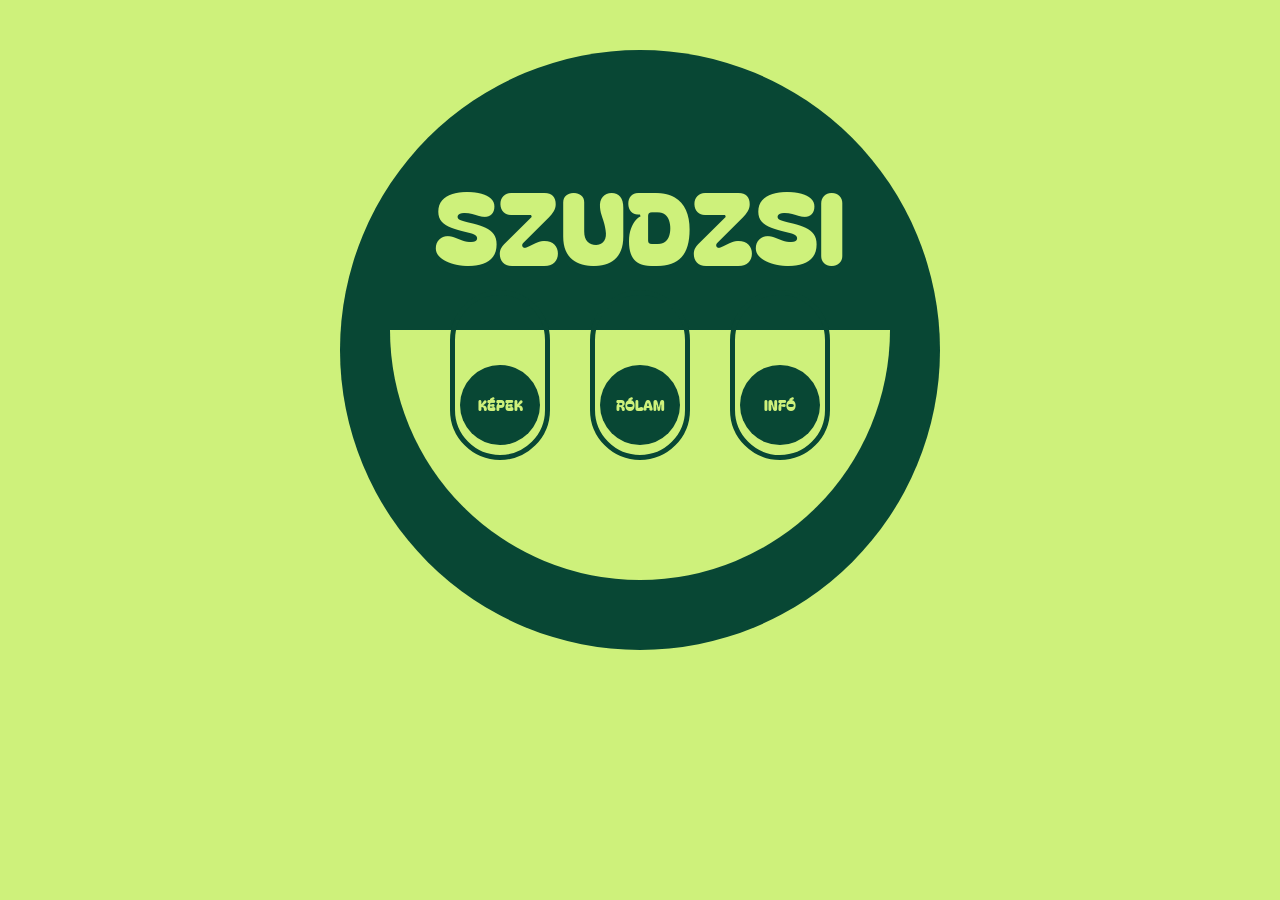
<file: index.html>
<!DOCTYPE html>
<html lang="hu">
<head>
    <meta charset="UTF-8">
    <meta name="viewport" content="width=device-width, initial-scale=1.0">
    <title>SZUDZSI</title>
    
    <link href="https://fonts.googleapis.com/css2?family=Bagel+Fat+One&display=swap" rel="stylesheet">
    
    <link rel="stylesheet" href="style.css">
</head>
<body>

    <div class="transition-overlay overlay-to-dark" id="overlay"></div>

    <div class="outer-circle">
        
        <div class="title">SZUDZSI</div>
        
        <div class="header-arc">
            
            <div class="button-container">
                <div class="button" onclick="pageTransition('kepek.html')">KÉPEK</div>
            </div>

            <div class="button-container">
                <div class="button" onclick="pageTransition('rolam.html')">RÓLAM</div>
            </div>

            <div class="button-container">
                <div class="button" onclick="pageTransition('info.html')">INFÓ</div>
            </div>
            
        </div>
    </div>

    <script>
        function pageTransition(url) {
            const overlay = document.getElementById('overlay');
            overlay.classList.add('active');
            setTimeout(() => {
                window.location.href = url;
            }, 800);
        }
    </script>

</body>
</html>
</file>
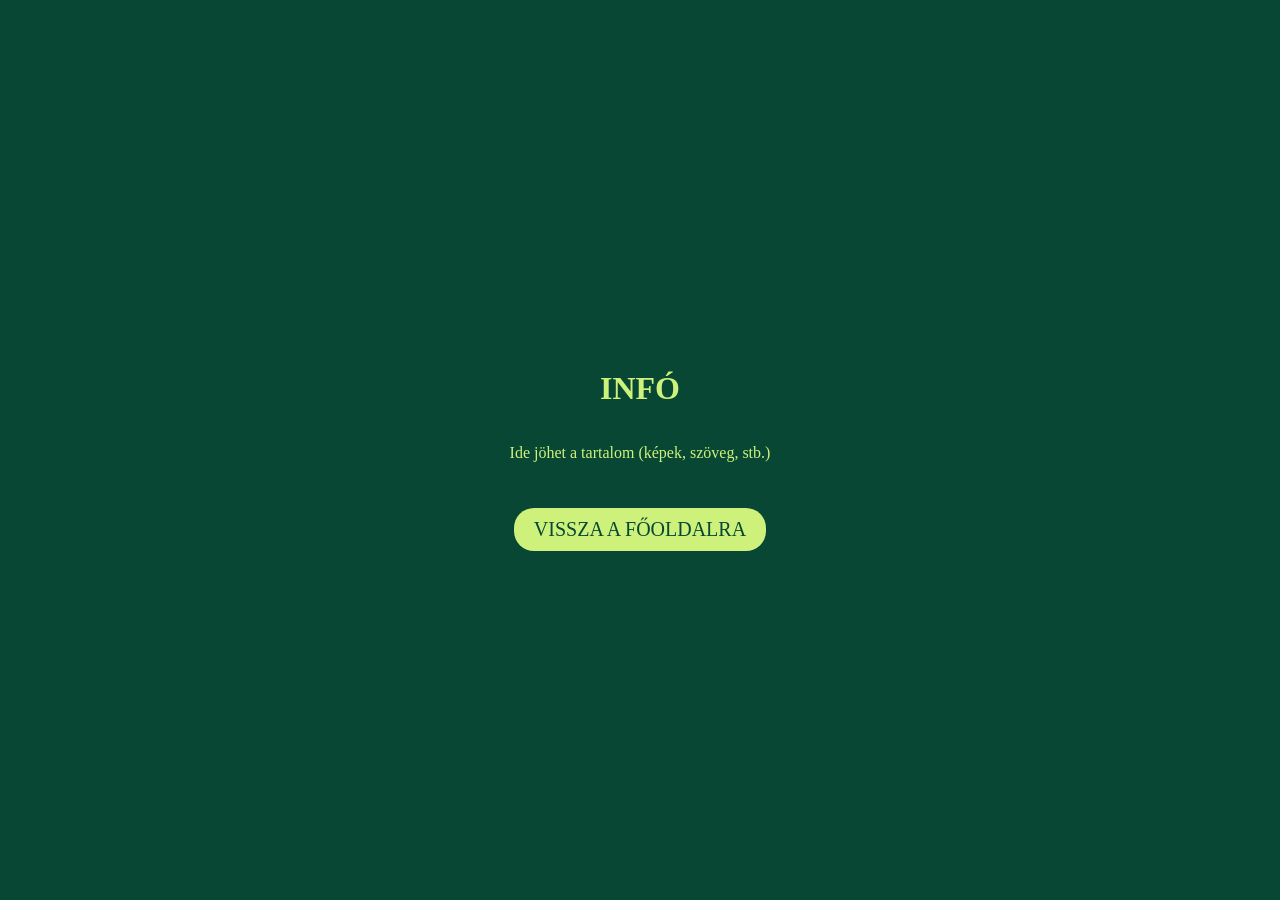
<file: infi.html>
<!DOCTYPE html>
<html lang="hu">
<head>
    <meta charset="UTF-8">
    <meta name="viewport" content="width=device-width, initial-scale=1.0">
    <title>SZUDZSI - Oldalnév</title>
    <style>
        body {
            background-color: #084734; /* Sötétzöld háttér az aloldalakon */
            color: #CEF17B;
            font-family: 'Bagel Fat One', cursive;
            display: flex;
            flex-direction: column;
            align-items: center;
            justify-content: center;
            height: 100vh;
            margin: 0;
        }
        
        /* Vissza gomb */
        .back-btn {
            margin-top: 30px;
            padding: 10px 20px;
            background-color: #CEF17B;
            color: #084734;
            border-radius: 20px;
            text-decoration: none;
            font-size: 20px;
            cursor: pointer;
        }
    </style>
</head>
<body>

    <h1>INFÓ</h1>
    <p>Ide jöhet a tartalom (képek, szöveg, stb.)</p>

    <a href="index.html" class="back-btn">VISSZA A FŐOLDALRA</a>

</body>
</html>
</file>
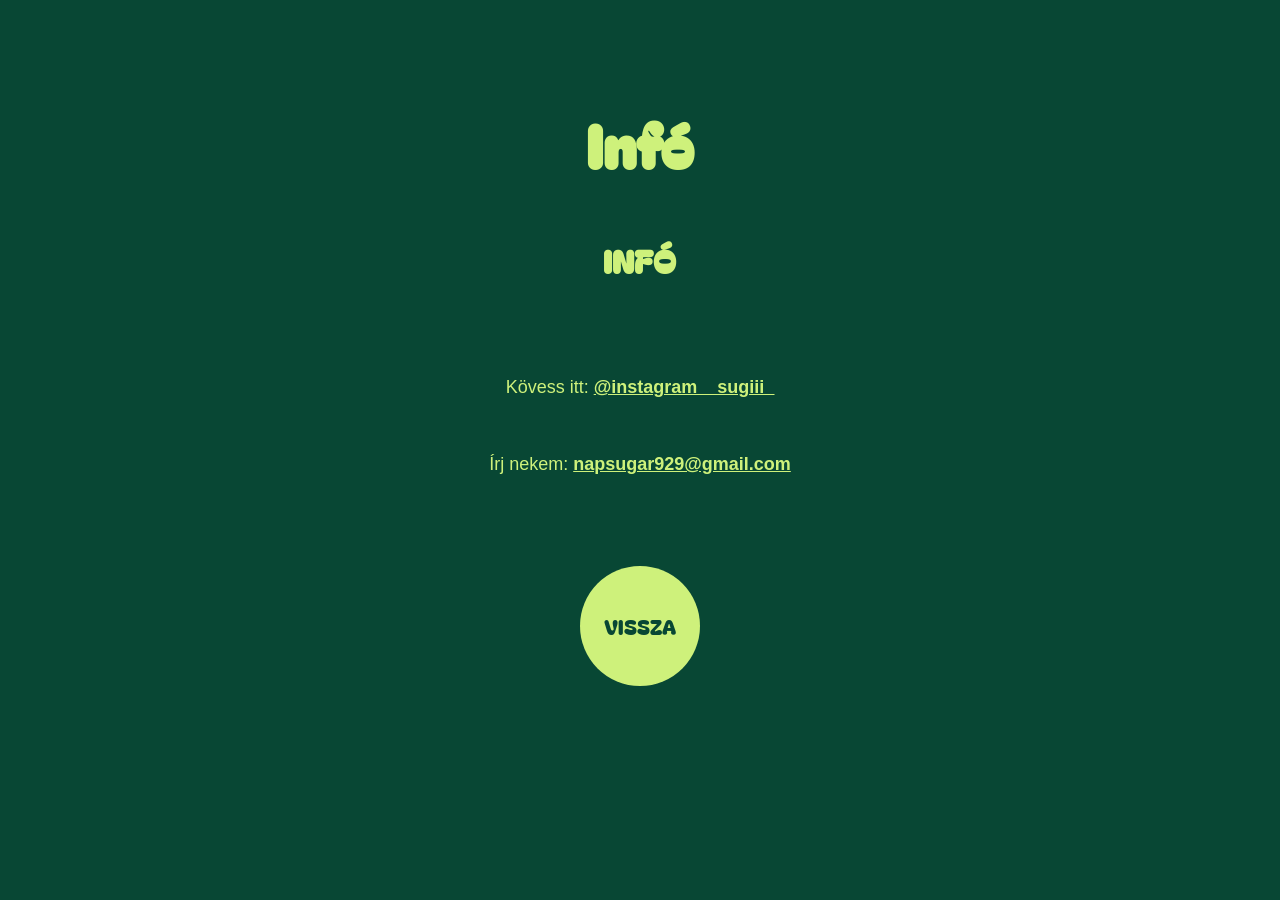
<file: info.html>
<!DOCTYPE html>
<html lang="hu">
<head>
    <meta charset="UTF-8">
    <meta name="viewport" content="width=device-width, initial-scale=1.0">
    <title>SZUDZSI - Infó</title>
    <link href="https://fonts.googleapis.com/css2?family=Bagel+Fat+One&display=swap" rel="stylesheet">
    <link rel="stylesheet" href="style.css">
</head>
<body class="dark-page"> 
    <div class="transition-overlay overlay-to-light" id="overlay"></div>

    <div style="text-align: center; margin-top: 50px;">
        <h1 style="color: #CEF17B; font-size: 60px;">Infó</h1>
        
        <h1>INFÓ</h1>

<div class="egyedi-szoveg">
    <p>Kövess itt: 
        <a href="https://www.instagram.com/_SUGIII_" target="_blank">@instagram__sugiii_</a>
    </p>
    
    <p>Írj nekem: 
        <a href="mailto:napsugar929@gmail.com">napsugar929@gmail.com</a>
    </p>
</div>

        <div class="back-btn-container">
            <button class="back-circle" onclick="pageTransition('index.html')">VISSZA</button>
        </div>
    </div>

    <script>
        function pageTransition(url) {
            const overlay = document.getElementById('overlay');
            overlay.classList.add('active');
            setTimeout(() => {
                window.location.href = url;
            }, 800);
        }
    </script>

</body>
</html>
</file>
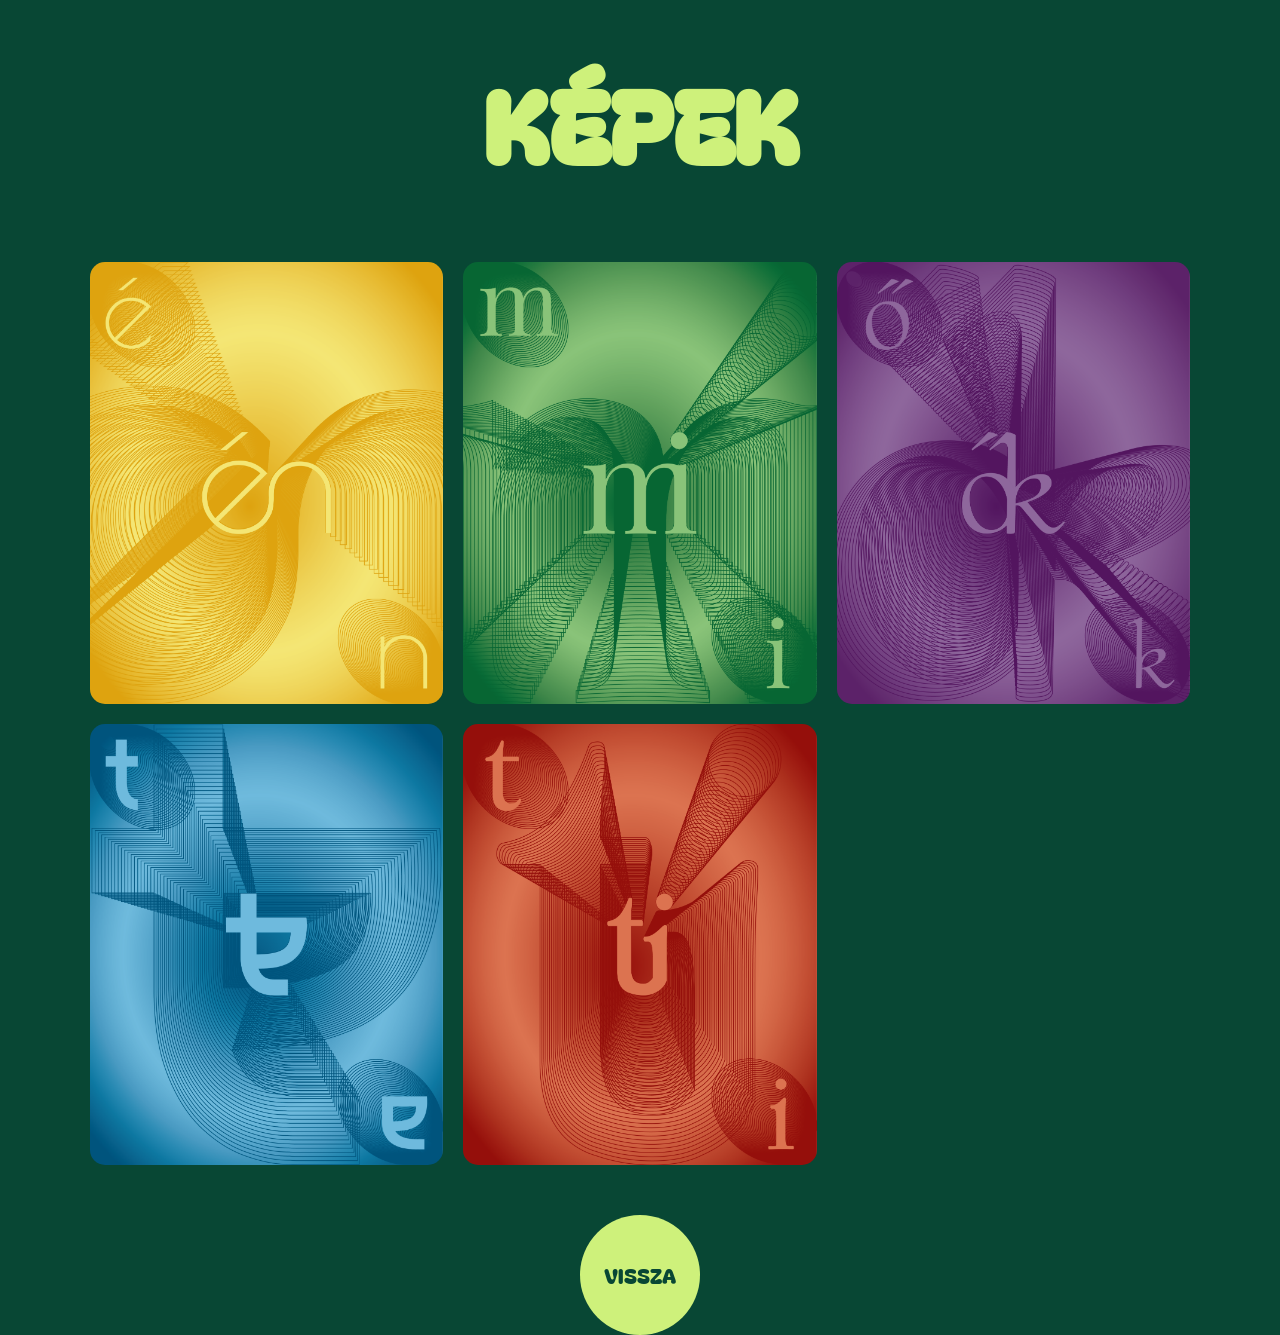
<file: kepek.html>
<!DOCTYPE html>
<html lang="hu">
<head>
    <meta charset="UTF-8">
    <meta name="viewport" content="width=device-width, initial-scale=1.0">
    <title>SZUDZSI | Képek</title>
    <link href="https://fonts.googleapis.com/css2?family=Bagel+Fat+One&family=Montserrat:wght@400;700&display=swap" rel="stylesheet">
    <link rel="stylesheet" href="style.css">
</head>
<body class="dark-page">

    <div class="content-wrapper">
        <h1 class="title">KÉPEK</h1>

        <div class="gallery-container">
            
            <div class="gallery-item">
                <img src="en.png" alt="Projekt 1">
                <div class="overlay">
                    <div class="overlay-text special-font">
                        <h3>Én</h3>
                        <p>Ligatúra plakát.</p>
                    </div>
                </div>
            </div>
            
        <div class="gallery-item">
                <img src="te.png" alt="Projekt 4">
                <div class="overlay">
                    <div class="overlay-text special-font">
                        <h3>Te</h3>
                        <p>Ligatúra plakát.</p>
                    </div>
                </div>
            </div>
            
            <div class="gallery-item">
                <img src="mi.png" alt="Projekt 2">
                <div class="overlay">
                    <div class="overlay-text special-font">
                        <h3>Mi</h3>
                        <p>Ligatúra plakát</p>
                    </div>
                </div>
            </div>

            <div class="gallery-item">
                <img src="ti.png" alt="Projekt 5">
                <div class="overlay">
                    <div class="overlay-text special-font">
                        <h3>Ti</h3>
                        <p>Ligatúra plakát.</p>
                    </div>
                </div>
            </div>

            <div class="gallery-item">
                <img src="ok.png" alt="Projekt 3">
                <div class="overlay">
                    <div class="overlay-text special-font">
                        <h3>Ők</h3>
                        <p>Ligatúra plakát.</p>
                    </div>
                </div>
            </div>


        </div>

        <div class="back-btn-container">
            <button class="back-circle" onclick="window.location.href='index.html'">VISSZA</button>
        </div>
    </div>

</body>
</html>
</file>
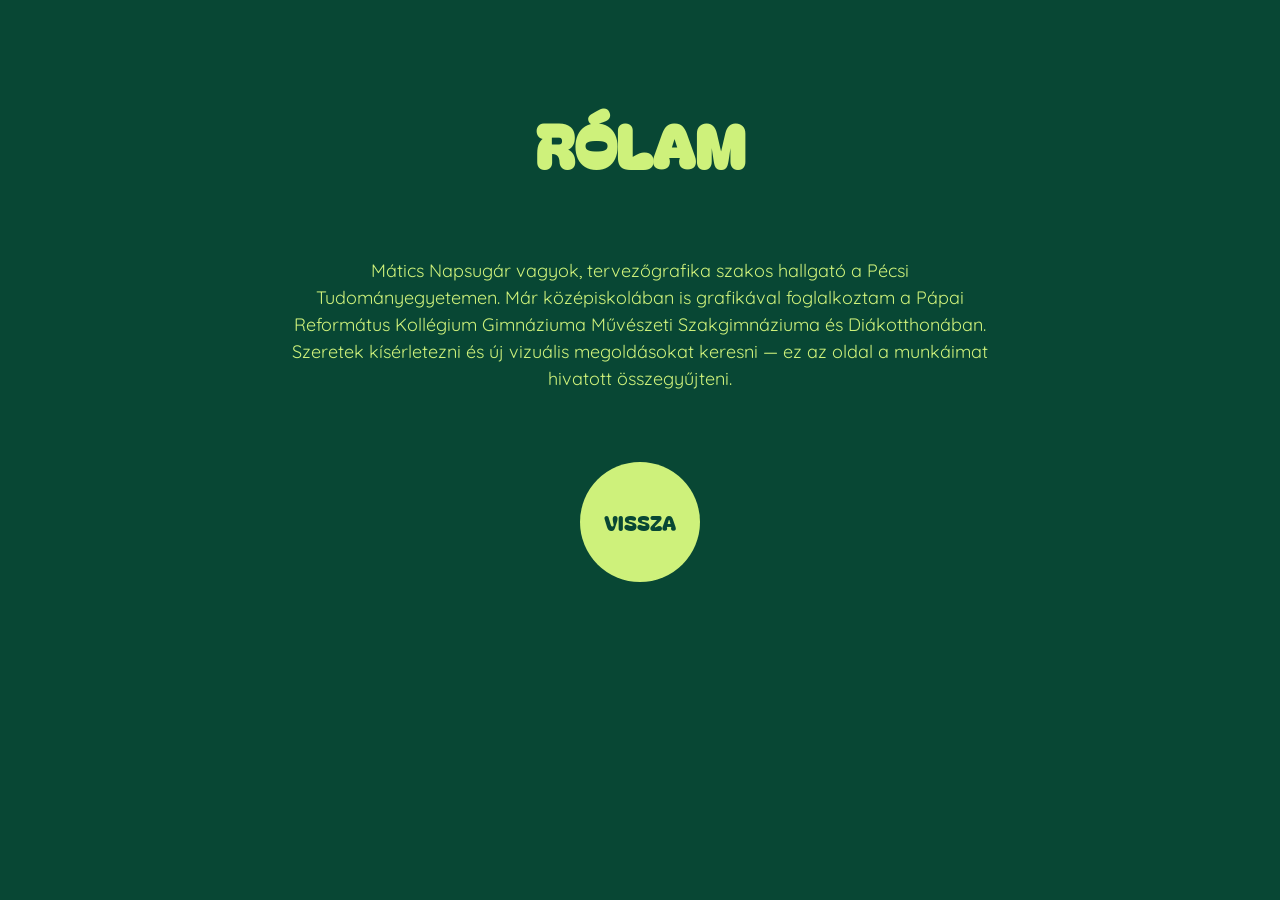
<file: rolam.html>
<!DOCTYPE html>
<html lang="hu">
<head>
    <meta charset="UTF-8">
    <meta name="viewport" content="width=device-width, initial-scale=1.0">
    <title>SZUDZSI - Rólam</title>
    <link href="https://fonts.googleapis.com/css2?family=Bagel+Fat+One&display=swap" rel="stylesheet">
    <link href="https://fonts.googleapis.com/css2?family=Quicksand:wght@700&display=swap" rel="stylesheet">
    <link rel="stylesheet" href="style.css">
</head>
<body class="dark-page">
    <div class="transition-overlay overlay-to-light" id="overlay"></div>

    <div style="text-align: center; margin-top: 50px;">
        <h1 style="color: #CEF17B; font-size: 60px;">RÓLAM</h1>
        
        <p class="egyedi-szoveg">Mátics Napsugár vagyok, tervezőgrafika szakos hallgató a Pécsi Tudományegyetemen.
Már középiskolában is grafikával foglalkoztam a Pápai Református Kollégium Gimnáziuma Művészeti Szakgimnáziuma és Diákotthonában.
Szeretek kísérletezni és új vizuális megoldásokat keresni — ez az oldal a munkáimat hivatott összegyűjteni.</p>

        <div class="back-btn-container">
            <button class="back-circle" onclick="pageTransition('index.html')">VISSZA</button>
        </div>
    </div>

    <script>
        function pageTransition(url) {
            const overlay = document.getElementById('overlay');
            overlay.classList.add('active');
            setTimeout(() => {
                window.location.href = url;
            }, 800);
        }
    </script>

</body>
</html>
</file>
<file: style.css>
/* 1. ALAPOK */
body {
    background-color: #CEF17B;
    margin: 0;
    padding: 0;
    font-family: 'Bagel Fat One', cursive;
    display: flex;
    flex-direction: column;
    align-items: center;
    min-height: 100vh;
}

/* SÖTÉT OLDAL JAVÍTÁSA - Kényszerített sötét háttér */
body.dark-page {
    background-color: #084734 !important;
}

button, .button, .back-circle {
    font-family: 'Bagel Fat One', cursive !important;
}

/* 2. ANIMÁCIÓS RÉTEG */
.transition-overlay {
    position: fixed;
    top: 50%;
    left: 50%;
    width: 0;
    height: 0;
    border-radius: 50%;
    transform: translate(-50%, -50%);
    z-index: 9999;
    pointer-events: none;
    transition: width 0.75s cubic-bezier(0.4, 0, 0.2, 1), height 0.8s cubic-bezier(0.4, 0, 0.2, 1);
}
.overlay-to-dark { background-color: #084734; }
.overlay-to-light { background-color: #CEF17B; }
.transition-overlay.active { width: 300vw; height: 300vw; }

/* 3. FŐOLDALI NAGY SÖTÉTZÖLD KÖR */
.outer-circle {
    position: relative;
    width: 600px;
    height: 600px;
    background-color: #084734;
    border-radius: 50%;
    margin-top: 50px;
    display: flex;
    flex-direction: column;
    align-items: center;
}

.title {
    font-size: 100px;
    color: #CEF17B;
    margin-top: 100px;
    z-index: 5;
}

/* 4. VILÁGOSZÖLD MENÜ FÉLKÖR */
.header-arc {
    position: absolute;
    top: 280px; 
    width: 500px;
    height: 250px;
    background-color: #CEF17B;
    border-radius: 0 0 250px 250px;
    display: flex;
    justify-content: center;
    gap: 40px;
    padding-top: 0px; /* Távolság a félkör aljától */
}

/* 5. GOMBOK KÖRÜLI KERETEK - Felfelé nyúló "U" alakok */
.button-container {
    width: 100px;
    height: 170px;
    border: 5px solid #084734;
    border-radius: 50px; /* Visszaállítva a teljes kapszula formára */
    display: flex;
    flex-direction: column;
    justify-content: flex-end; 
    align-items: center;
    padding-bottom: 10px;
    box-sizing: border-box;
    
    
    /* EZ A LÉNYEG: */
    margin-top: -40px; /* Minél nagyobb a negatív szám, annál feljebb lóg ki */
    z-index: 10; /* Hogy biztosan a sötétzöld kör felett jelenjen meg */
}
/* 6. GOMBOK STÍLUSA */
.button {
    width: 80px;
    height: 80px;
    background-color: #084734;
    color: #CEF17B;
    border-radius: 50%;
    display: flex;
    align-items: center;
    justify-content: center;
    cursor: pointer;
    border: none;
    transition: transform 0.3s ease;
    font-size: 14px;
}

.button:hover {
    transform: scale(1.1);
}

/* 7. ALOLDALAK SZÖVEGEI */
.dark-page h1, .dark-page p {
    color: #CEF17B;
    text-align: center;
    margin-top: 50px;
}

/* 8. VISSZA GOMB */
.back-btn-container {
    display: flex;
    justify-content: center;
    margin-top: 50px;
}
.back-circle {
    width: 120px;
    height: 120px;
    background-color: #CEF17B;
    color: #084734;
    border-radius: 50%;
    display: flex;
    align-items: center;
    justify-content: center;
    cursor: pointer;
    transition: transform 0.3s;
    font-size: 20px;
    border: none;
}
/* Ez az új osztály csak ott fog működni, ahol külön kéred */
.egyedi-szoveg {
    font-family: 'Quicksand', sans-serif !important;
    /* EZ A LÉNYEG: */
    max-width: 700px;    /* Ez korlátozza a hasáb szélességét */
    margin: 0 auto;      /* Ez teszi középre a hasábot */
    padding: 20px;       /* Biztonsági sáv, hogy mobilon ne érjen a széléhez */
    
    text-align: center;  /* Ha azt szeretnéd, hogy a sorok is középre igazodjanak */
    font-size: 18px; /* Itt állíthatod a méretét */
    line-height: 1.5; /* Hogy kényelmesebb legyen olvasni */
    text-transform: none; /* Kikapcsolja a csupa nagybetűt, ha a body-n az van */
    text-align: justify;
}
/* Az egyedi szövegen belüli linkek stílusa */
.egyedi-szoveg a {
    color: #CEF17B; /* Ugyanolyan világoszöld, mint a szöveg */
    font-weight: bold;
    transition: opacity 0.3s;
}

.egyedi-szoveg a:hover {
    opacity: 0.7; /* Ha rásiklik az egér, kicsit elhalványul */
}
/* Galéria rács elrendezése */
/* --- ÚJ GALÉRIA STÍLUS (Masonry / Pinterest stílus) --- */

.gallery-container {
    column-count: 3;        /* Három oszlop legyen */
    column-gap: 20px;       /* Távolság az oszlopok között */
    max-width: 1100px;
    margin: 40px auto;
    padding: 0 20px;
}

/* Mobilon csak 1 oszlop legyen, hogy ne legyen minden túl pici */
@media (max-width: 768px) {
    .gallery-container {
        column-count: 1;
    }
}

.gallery-item {
    position: relative;
    margin-bottom: 20px;    /* Távolság a képek között függőlegesen */
    break-inside: avoid;    /* Ez akadályozza meg, hogy a kép elszakadjon az oszlopok között */
    overflow: hidden;
    border-radius: 15px;
    cursor: pointer;
}

.gallery-item img {
    width: 100%;            /* A kép kitölti az oszlop szélességét */
    height: auto;           /* Megtartja az eredeti arányt, NINCS VÁGÁS */
    display: block;
    transition: transform 0.5s ease;
}

/* --- INFÓ RÉTEG (OVERLAY) --- */

.overlay {
    position: absolute;
    top: 0;
    left: 0;
    width: 100%;
    height: 100%;
    background-color: rgba(8, 71, 52, 0.85); /* Sötétzöld áttetsző */
    color: #CEF17B;
    display: flex;
    align-items: center;
    justify-content: center;
    text-align: center;
    opacity: 0;
    transition: opacity 0.4s ease;
    padding: 20px;
    box-sizing: border-box;
}

.gallery-item:hover .overlay {
    opacity: 1;
}

.gallery-item:hover img {
    transform: scale(1.05); /* Enyhe közelítés */
}
/* --- MOBILOS NÉZET BEÁLLÍTÁSA --- */

@media (max-width: 768px) {
    .content-wrapper {
        transform: scale(0.85); /* Az egész tartalmat 85%-ra kicsinyíti */
        transform-origin: top center; /* Fentről lefelé skálázzon */
        width: 100%;
        margin: 0 auto;
    }

    body {
        overflow-x: hidden; /* Megakadályozza az oldalirányú csúszkálást */
    }

    h1 {
        font-size: 35px !important; /* Még egy picit kisebb cím */
        margin-bottom: 20px;
    }

    .button-container {
        gap: 10px; /* Szűkebb hely a gombok között */
    }
}
</file>
